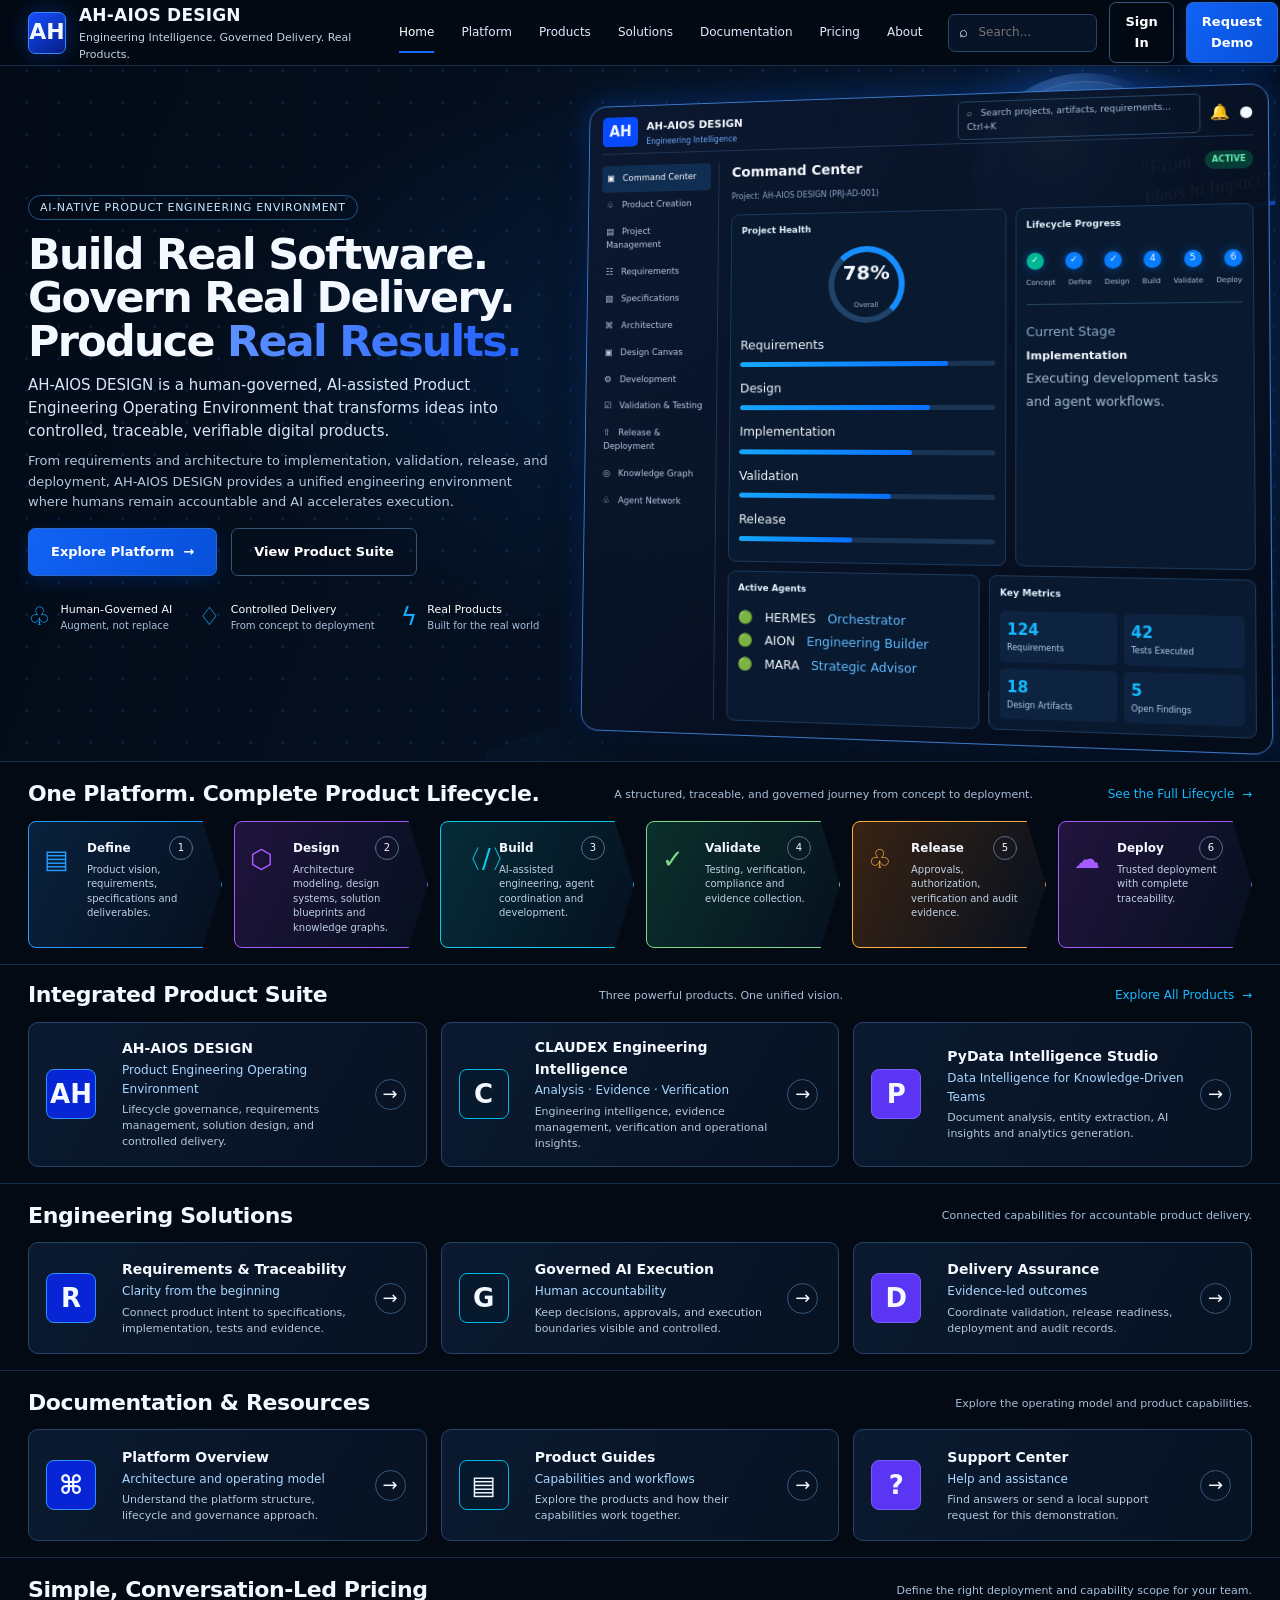
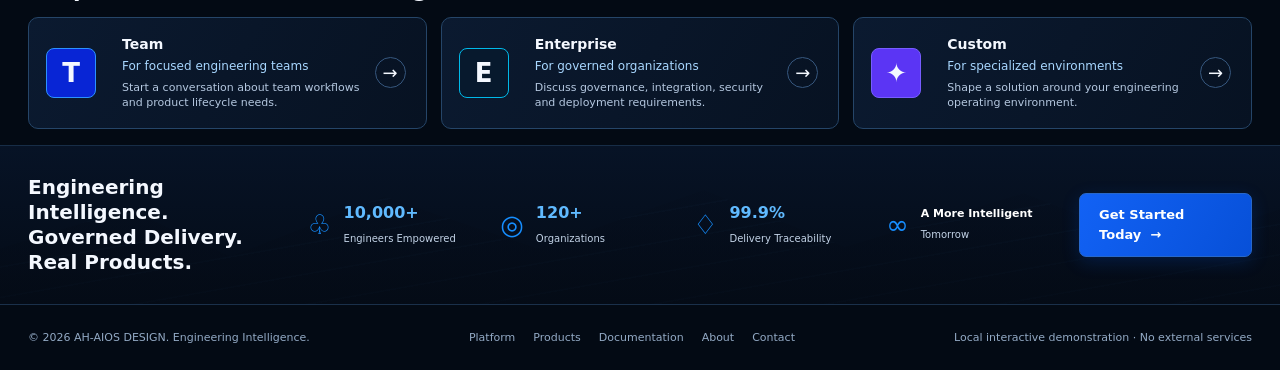
<file: index.html>
<!DOCTYPE html>
<html lang="en">
<head>
<meta charset="utf-8">
<meta name="viewport" content="width=device-width, initial-scale=1">
<meta name="theme-color" content="#050d1b">
<meta name="description" content="AH-AIOS DESIGN — Engineering Intelligence. Governed Delivery. Real Products.">
<meta name="application-name" content="AH-AIOS DESIGN">
<meta name="ah-deliv-id" content="AH-AIOS-DESIGN-WEB-001">
<meta name="ah-deliv-version" content="1.3.0">
<meta name="ah-deliv-status" content="DRAFT">
<meta name="ah-deliv-framework" content="AH-DELIV-FWK-001 v3.0.0">
<title>AH-AIOS DESIGN — Engineering Intelligence</title>
<style>
:root{--bg:#030a14;--panel:#081629;--panel2:#0b1b31;--line:#19375a;--blue:#1769ff;--cyan:#12baff;--text:#f4f8ff;--muted:#a9bdd7;--soft:#7892b4;--green:#55d99a;--purple:#9b5cff;--gold:#ffb547;--max:1480px}
*{box-sizing:border-box}html{scroll-behavior:smooth;scroll-padding-top:82px}body{margin:0;background:var(--bg);color:var(--text);font:15px/1.55 Inter,ui-sans-serif,system-ui,-apple-system,"Segoe UI",sans-serif;overflow-x:hidden}a{color:inherit;text-decoration:none}button,input,textarea{font:inherit}button,a{ -webkit-tap-highlight-color:transparent}button{cursor:pointer}.wrap{width:min(var(--max),calc(100% - 56px));margin:auto}
header{height:66px;position:sticky;top:0;z-index:30;background:rgba(3,10,20,.92);backdrop-filter:blur(18px);border-bottom:1px solid #1a2e49}
.nav{height:100%;display:flex;align-items:center;gap:26px}.brand{display:flex;align-items:center;gap:13px;min-width:345px}.logo{width:42px;height:42px;border:1px solid #3487ff;border-radius:7px;background:linear-gradient(145deg,#164fff,#071d87);display:grid;place-items:center;font-weight:850;font-size:22px;box-shadow:0 0 22px #1260ff55}.brand strong{display:block;font-size:17px;letter-spacing:.2px}.brand small{display:block;color:#c1d2e8;font-size:11px}.navlinks{display:flex;align-items:center;gap:27px;margin-left:auto}.navlinks a{font-size:12px;color:#e0eaff;position:relative;padding:24px 0}.navlinks a:hover,.navlinks a.active{color:#fff}.navlinks a.active:after{content:"";height:2px;background:var(--blue);position:absolute;bottom:13px;left:0;right:0}.nav-actions{display:flex;align-items:center;gap:12px}.search{height:38px;border:1px solid #294568;border-radius:7px;display:flex;align-items:center;padding:0 10px;gap:8px;background:#071326}.search input{width:110px;background:none;border:0;outline:0;color:white;font-size:12px}.btn{border:1px solid #2868ca;background:linear-gradient(120deg,#1262f5,#0750d8);color:white;padding:11px 19px;border-radius:7px;font-weight:650;font-size:13px;box-shadow:0 5px 18px #0758ed33;transition:.2s}.btn:hover{transform:translateY(-2px);filter:brightness(1.15)}.btn.ghost{background:transparent;box-shadow:none;border-color:#34547a}.btn.small{padding:9px 15px}.menu-toggle{display:none;background:none;border:1px solid var(--line);color:white;border-radius:7px;padding:8px}
.hero{position:relative;min-height:493px;overflow:hidden;border-bottom:1px solid #1a304a;background:radial-gradient(ellipse at 72% 42%,#0b3670 0,#061a35 27%,transparent 56%),linear-gradient(110deg,#030b17 0%,#061326 65%,#020916 100%)}
.hero:before{content:"";position:absolute;inset:0;background:linear-gradient(90deg,rgba(2,9,19,.18),transparent 68%),radial-gradient(circle at 83% 14%,#2369d955 0 1px,transparent 2px);background-size:auto,32px 32px;opacity:.7;pointer-events:none}
.hero:after{content:"";position:absolute;left:38%;right:-5%;bottom:-45px;height:180px;background:linear-gradient(180deg,transparent,#07182c),repeating-linear-gradient(168deg,transparent 0 22px,#17375d33 23px 24px);clip-path:polygon(0 70%,8% 55%,14% 69%,25% 35%,34% 60%,48% 20%,58% 60%,72% 30%,84% 60%,100% 20%,100% 100%,0 100%);opacity:.8}
.hero-grid{position:relative;z-index:1;display:grid;grid-template-columns:43% 57%;gap:12px;min-height:493px;align-items:center;padding:26px 0 22px}.eyebrow{display:inline-block;border:1px solid #1d5a88;color:#c6e6ff;border-radius:30px;padding:3px 11px;font-size:11px;letter-spacing:.7px;margin-bottom:13px}.hero h1{font-size:clamp(36px,3.35vw,52px);line-height:1.02;letter-spacing:-1.7px;margin:0 0 10px;font-weight:800}.gradient{background:linear-gradient(90deg,#5c91ff,#2361ff);-webkit-background-clip:text;background-clip:text;color:transparent}.lead{font-size:15px;color:#d6e6fa;line-height:1.55;max-width:560px;margin:0 0 8px}.sublead{font-size:13px;color:#b3c7df;max-width:560px;margin:0 0 16px}.hero-buttons{display:flex;gap:14px;margin:16px 0 22px}.hero-buttons .btn{padding:13px 22px}.trust-row{display:flex;gap:26px;flex-wrap:wrap}.trust{display:flex;gap:10px;align-items:center;font-size:11px;color:#fff}.trust .symbol{font-size:25px;color:#16a9ff}.trust small{display:block;color:#a8bfdc;font-size:10px}
.visual{position:relative;min-height:420px;display:flex;align-items:center;justify-content:center;perspective:1100px}.planet{position:absolute;width:230px;height:230px;border-radius:50%;right:9%;top:-3%;background:radial-gradient(circle at 35% 30%,#d4efff,#548cdb 16%,#123d83 47%,#06152f 72%);box-shadow:0 0 55px #1a76ff88, inset -20px -16px 30px #0009;opacity:.78}.planet:after{content:"";position:absolute;inset:8px;border-radius:50%;border:1px solid #a9d7ff66;box-shadow:inset 0 0 35px #60baff66}
.dashboard{position:relative;z-index:2;width:min(690px,100%);min-height:390px;border:1px solid #3b77c9;border-radius:18px;padding:14px;background:linear-gradient(135deg,#0b1830f2,#030b18f5);box-shadow:0 20px 60px #000b,0 0 35px #126bff66;transform:rotateY(-7deg) rotateX(2deg)}.dash-top{height:36px;display:flex;align-items:center;gap:9px;border-bottom:1px solid #1c3556;padding-bottom:10px}.dash-mini-logo{background:#084bff;border-radius:5px;padding:4px 7px;font-weight:800}.dash-top strong{font-size:11px}.dash-top small{display:block;color:#6baeff;font-size:8px}.dash-search{margin-left:auto;width:36%;border:1px solid #274568;border-radius:5px;padding:5px 8px;font-size:9px;color:#a8c0de}.dash-layout{display:grid;grid-template-columns:126px 1fr;gap:13px;padding-top:12px}.dash-side{border-right:1px solid #1c3556;padding-right:8px}.dash-side div{padding:7px 5px;font-size:9px;color:#b7cbe4;border-radius:4px}.dash-side div:first-child{background:#102e52;color:#fff}.dash-main{min-width:0}.dash-heading{display:flex;justify-content:space-between;align-items:center;font-size:14px;font-weight:700}.active-pill{font-size:8px;color:#63edb1;background:#063d36;padding:3px 7px;border-radius:10px}.dash-cards{display:grid;grid-template-columns:1.1fr .9fr;gap:9px;margin-top:9px}.dash-card{border:1px solid #1c385a;background:#091a30;border-radius:8px;padding:10px;min-height:142px}.dash-card h4{font-size:9px;margin:0 0 10px;color:#e6f2ff}.score{width:78px;height:78px;border-radius:50%;border:6px solid #168eff;border-left-color:#214269;border-bottom-color:#214269;display:grid;place-items:center;margin:4px auto 10px;font-size:20px;font-weight:800}.score small{display:block;font-size:7px;font-weight:400;text-align:center;color:#9fb7d5}.barline{height:5px;background:#1a3553;border-radius:5px;margin:6px 0 10px;overflow:hidden}.barline i{display:block;height:100%;background:linear-gradient(90deg,#16a8ff,#0870ff);border-radius:5px}.lifecycle{display:flex;justify-content:space-between;align-items:center;margin:20px 0 8px}.stepdot{width:17px;height:17px;border-radius:50%;display:grid;place-items:center;background:#087dff;font-size:9px;box-shadow:0 0 9px #087dff77}.stepdot.done{background:#00b994}.step-labels{display:flex;justify-content:space-between;font-size:7px;color:#a8bfdc}.dash-bottom{display:grid;grid-template-columns:1fr 1fr;gap:9px;margin-top:9px}.mini-stats{display:grid;grid-template-columns:1fr 1fr;gap:6px}.mini-stats div{background:#0d2340;padding:7px;border-radius:5px;font-size:8px;color:#b5cce6}.mini-stats b{display:block;color:#16baff;font-size:15px}.right-note{position:absolute;right:-1%;top:8%;font-family:Georgia,serif;font-style:italic;font-size:19px;color:#d9e9ff;transform:rotate(-9deg)}.right-note:after{content:"";display:block;width:35px;height:4px;background:#1769ff;margin:8px 0 0 auto}
.section{padding:19px 0 16px;border-bottom:1px solid #172d47}.section-head{display:flex;align-items:center;justify-content:space-between;gap:20px;margin-bottom:13px}.section h2{font-size:22px;line-height:1.2;margin:0;letter-spacing:-.4px}.section-head p{font-size:11px;color:#a8bfd9;margin:0}.text-link{font-size:12px;color:#16baff;white-space:nowrap}.text-link:hover{color:white}
.lifecycle-grid{display:grid;grid-template-columns:repeat(6,1fr);gap:12px}.life-card{min-height:112px;position:relative;padding:14px 13px 12px 58px;border:1px solid var(--accent);border-radius:8px;background:linear-gradient(115deg,var(--tint),#06101f);clip-path:polygon(0 0,90% 0,100% 50%,90% 100%,0 100%);transition:.2s;cursor:pointer}.life-card:hover{transform:translateY(-4px);filter:brightness(1.2)}.life-card .life-icon{position:absolute;left:15px;top:17px;font-size:26px;color:var(--accent)}.life-card b{font-size:12px}.life-card p{font-size:10px;line-height:1.45;color:#bfd0e5;margin:4px 12px 0 0}.life-card .num{position:absolute;right:28px;top:14px;border:1px solid #54708f;border-radius:50%;width:24px;height:24px;display:grid;place-items:center;font-size:10px}
.products{padding-top:17px}.product-grid{display:grid;grid-template-columns:repeat(3,1fr);gap:14px}.product-card{min-height:112px;border:1px solid #254568;border-radius:10px;padding:14px 17px;background:linear-gradient(120deg,#0b1a30,#071222);display:grid;grid-template-columns:62px 1fr 34px;gap:14px;align-items:center;transition:.2s;cursor:pointer}.product-card:hover{border-color:#258cff;transform:translateY(-3px);box-shadow:0 10px 30px #001a3d}.product-logo{width:50px;height:50px;border-radius:8px;display:grid;place-items:center;font-size:26px;font-weight:800;border:1px solid #2c91ff;background:#0825d5}.product-card:nth-child(2) .product-logo{background:#07192d;border-color:#00b9e9}.product-card:nth-child(3) .product-logo{background:#5b35f4;border-color:#775dff}.product-card h3{font-size:14px;margin:0 0 1px}.product-card .tagline{font-size:12px;color:#a8d7ff;margin-bottom:4px}.product-card p{font-size:11px;color:#b4c7df;margin:0;line-height:1.45}.round-arrow{width:31px;height:31px;border:1px solid #36577e;border-radius:50%;display:grid;place-items:center;font-size:18px}
.stats-band{position:relative;overflow:hidden;padding:29px 0;background:linear-gradient(180deg,#071326,#040b16)}.stats-band:before{content:"";position:absolute;inset:0;background:linear-gradient(0deg,#040b16aa,#07132644),repeating-linear-gradient(170deg,transparent 0 28px,#18365722 29px 30px);clip-path:polygon(0 65%,10% 40%,18% 70%,30% 32%,42% 65%,55% 28%,66% 64%,80% 30%,91% 65%,100% 40%,100% 100%,0 100%)}.stats{position:relative;display:grid;grid-template-columns:1.5fr repeat(4,1fr) 1fr;gap:20px;align-items:center}.stats h2{font-size:20px;line-height:1.25;margin:0}.stat{display:flex;align-items:center;gap:12px}.stat .ico{font-size:27px;color:#168eff}.stat b{font-size:16px;color:#60baff;display:block}.stat small{font-size:10px;color:#c2d2e6}.stat:last-of-type b{font-size:11px;color:white}
footer{border-top:1px solid #1a304a;padding:24px 0;color:#93aac5;font-size:11px}.footer-row{display:flex;justify-content:space-between;gap:20px;flex-wrap:wrap}.footer-links{display:flex;gap:18px}.footer-links a:hover{color:white}
.modal-backdrop{position:fixed;inset:0;background:#000b;z-index:60;display:none;align-items:center;justify-content:center;padding:20px}.modal-backdrop.open{display:flex}.modal{width:min(520px,100%);max-height:90vh;overflow:auto;background:#08172a;border:1px solid #2c5b8e;border-radius:14px;padding:24px;box-shadow:0 25px 90px #000}.modal-head{display:flex;justify-content:space-between;align-items:center;margin-bottom:12px}.modal h2{font-size:21px;margin:0}.close{background:none;border:1px solid #345474;color:white;border-radius:7px;width:32px;height:32px;font-size:18px}.modal p{color:#b5c8df;font-size:13px}.field{display:block;margin:14px 0}.field span{display:block;font-size:12px;color:#c8d9ed;margin-bottom:6px}.field input,.field textarea{width:100%;background:#041020;border:1px solid #2a486a;border-radius:7px;padding:11px;color:white;outline:none}.field input:focus,.field textarea:focus{border-color:#258cff}.notice{padding:12px;border:1px solid #1f735e;background:#073329;border-radius:8px;color:#a9f2d6;font-size:12px;margin-top:14px;display:none}.notice.show{display:block}.detail-list{padding-left:18px;color:#c4d5e9;font-size:13px}.detail-list li{margin:7px 0}
#searchResults{position:fixed;right:28px;top:58px;width:min(360px,calc(100vw - 30px));z-index:50;background:#09192c;border:1px solid #2a527b;border-radius:9px;padding:12px;display:none;box-shadow:0 18px 40px #000b}#searchResults.show{display:block}#searchResults strong{font-size:12px}#searchResults a{display:block;padding:8px;border-radius:5px;font-size:12px;color:#c9def5}#searchResults a:hover{background:#12345a}
@media(max-width:1100px){.brand{min-width:250px}.navlinks{gap:16px}.search{display:none}.lifecycle-grid{grid-template-columns:repeat(3,1fr)}.stats{grid-template-columns:repeat(3,1fr)}.stats h2{grid-column:span 3}}
@media(max-width:760px){.wrap{width:min(100% - 32px,var(--max))}header{height:62px}.brand{min-width:0}.brand strong{font-size:14px}.brand small{font-size:9px}.nav{gap:12px}.navlinks{display:none;position:absolute;top:61px;left:0;right:0;background:#061326;border-bottom:1px solid #294768;padding:10px 22px 18px;flex-direction:column;align-items:stretch;gap:0}.navlinks.open{display:flex}.navlinks a{padding:11px 0}.navlinks a.active:after{display:none}.nav-actions{margin-left:auto}.nav-actions .ghost{display:none}.nav-actions .btn{padding:9px 11px;font-size:11px}.menu-toggle{display:block}.hero-grid{grid-template-columns:1fr;padding:40px 0 20px}.hero{min-height:0}.hero h1{font-size:clamp(35px,9vw,49px)}.visual{min-height:330px;margin-top:12px}.dashboard{transform:none;width:100%;min-height:320px;padding:10px}.dash-layout{grid-template-columns:90px 1fr;gap:8px}.dash-side div{font-size:8px;padding:6px 3px}.dash-card{padding:7px;min-height:125px}.planet{width:160px;height:160px;right:5%;top:0}.right-note{display:none}.section-head{align-items:flex-start;flex-direction:column;gap:7px}.lifecycle-grid{grid-template-columns:repeat(2,1fr);gap:9px}.life-card{min-height:120px;padding-left:48px}.life-card .life-icon{left:11px;font-size:22px}.product-grid{grid-template-columns:1fr}.product-card{min-height:100px}.stats{grid-template-columns:repeat(2,1fr);gap:18px}.stats h2{grid-column:span 2}.stats .stat:last-of-type{grid-column:span 2}.footer-row{flex-direction:column}.hero-buttons{flex-wrap:wrap}.trust-row{gap:14px}}
@media(max-width:390px){.lifecycle-grid{grid-template-columns:1fr}.life-card{min-height:95px}.dash-side{display:none}.dash-layout{grid-template-columns:1fr}.dash-search{display:none}.dash-cards{grid-template-columns:1fr 1fr}.dash-bottom{grid-template-columns:1fr}.trust-row{display:grid;grid-template-columns:1fr 1fr}}
</style>
</head>
<body>
<header>
 <div class="wrap nav">
  <a class="brand" href="#home" aria-label="AH-AIOS DESIGN home"><span class="logo">AH</span><span><strong>AH-AIOS DESIGN</strong><small>Engineering Intelligence. Governed Delivery. Real Products.</small></span></a>
  <nav class="navlinks" id="navlinks" aria-label="Main navigation">
   <a href="#home" class="active">Home</a><a href="#platform">Platform</a><a href="#products">Products</a><a href="#solutions">Solutions</a><a href="#documentation">Documentation</a><a href="#pricing">Pricing</a><a href="#about">About</a>
  </nav>
  <div class="nav-actions"><label class="search" aria-label="Search"><span>⌕</span><input id="searchInput" type="search" placeholder="Search..." autocomplete="off"></label><button class="btn ghost small" data-modal="signin">Sign In</button><button class="btn small" data-modal="demo">Request Demo</button><button class="menu-toggle" id="menuToggle" aria-label="Toggle navigation">☰</button></div>
 </div>
</header>
<div id="searchResults" role="status" aria-live="polite"></div>
<main>
<section class="hero" id="home">
 <div class="wrap hero-grid">
  <div>
   <span class="eyebrow">AI-NATIVE PRODUCT ENGINEERING ENVIRONMENT</span>
   <h1>Build Real Software.<br>Govern Real Delivery.<br>Produce <span class="gradient">Real Results.</span></h1>
   <p class="lead">AH-AIOS DESIGN is a human-governed, AI-assisted Product Engineering Operating Environment that transforms ideas into controlled, traceable, verifiable digital products.</p>
   <p class="sublead">From requirements and architecture to implementation, validation, release, and deployment, AH-AIOS DESIGN provides a unified engineering environment where humans remain accountable and AI accelerates execution.</p>
   <div class="hero-buttons"><a class="btn" href="#platform">Explore Platform&nbsp; →</a><a class="btn ghost" href="#products">View Product Suite</a></div>
   <div class="trust-row">
    <div class="trust"><span class="symbol">♧</span><span>Human-Governed AI<small>Augment, not replace</small></span></div>
    <div class="trust"><span class="symbol">♢</span><span>Controlled Delivery<small>From concept to deployment</small></span></div>
    <div class="trust"><span class="symbol">ϟ</span><span>Real Products<small>Built for the real world</small></span></div>
   </div>
  </div>
  <div class="visual" aria-label="Illustration of the AH-AIOS command center">
   <div class="planet"></div><div class="right-note">“From<br>Ideas to Impact”</div>
   <div class="dashboard">
    <div class="dash-top"><span class="dash-mini-logo">AH</span><span><strong>AH-AIOS DESIGN</strong><small>Engineering Intelligence</small></span><div class="dash-search">⌕ &nbsp; Search projects, artifacts, requirements... &nbsp; Ctrl+K</div><span>🔔</span><span>●</span></div>
    <div class="dash-layout">
     <aside class="dash-side"><div>▣ &nbsp; Command Center</div><div>♧ &nbsp; Product Creation</div><div>▤ &nbsp; Project Management</div><div>☷ &nbsp; Requirements</div><div>▧ &nbsp; Specifications</div><div>⌘ &nbsp; Architecture</div><div>▣ &nbsp; Design Canvas</div><div>⚙ &nbsp; Development</div><div>☑ &nbsp; Validation & Testing</div><div>⇧ &nbsp; Release & Deployment</div><div>◎ &nbsp; Knowledge Graph</div><div>♧ &nbsp; Agent Network</div></aside>
     <div class="dash-main"><div class="dash-heading">Command Center <span class="active-pill">ACTIVE</span></div><small style="color:#8da9ca;font-size:8px">Project: AH-AIOS DESIGN (PRJ-AD-001)</small>
      <div class="dash-cards">
       <div class="dash-card"><h4>Project Health</h4><div class="score">78%<small>Overall</small></div><small>Requirements</small><div class="barline"><i style="width:82%"></i></div><small>Design</small><div class="barline"><i style="width:75%"></i></div><small>Implementation</small><div class="barline"><i style="width:68%"></i></div><small>Validation</small><div class="barline"><i style="width:60%"></i></div><small>Release</small><div class="barline"><i style="width:45%"></i></div></div>
       <div class="dash-card"><h4>Lifecycle Progress</h4><div class="lifecycle"><span class="stepdot done">✓</span><span class="stepdot">✓</span><span class="stepdot">✓</span><span class="stepdot">4</span><span class="stepdot">5</span><span class="stepdot">6</span></div><div class="step-labels"><span>Concept</span><span>Define</span><span>Design</span><span>Build</span><span>Validate</span><span>Deploy</span></div><hr style="border:0;border-top:1px solid #244363;margin:15px 0"><small style="color:#8da9ca">Current Stage</small><br><b style="font-size:11px">Implementation</b><br><small style="color:#a9bfd9">Executing development tasks and agent workflows.</small></div>
      </div>
      <div class="dash-bottom"><div class="dash-card"><h4>Active Agents</h4><small>🟢 &nbsp; HERMES &nbsp; <span style="color:#60baff">Orchestrator</span></small><br><small>🟢 &nbsp; AION &nbsp; <span style="color:#60baff">Engineering Builder</span></small><br><small>🟢 &nbsp; MARA &nbsp; <span style="color:#60baff">Strategic Advisor</span></small></div><div class="dash-card"><h4>Key Metrics</h4><div class="mini-stats"><div><b>124</b>Requirements</div><div><b>42</b>Tests Executed</div><div><b>18</b>Design Artifacts</div><div><b>5</b>Open Findings</div></div></div></div>
     </div>
    </div>
   </div>
  </div>
 </div>
</section>
<section class="section" id="platform">
 <div class="wrap"><div class="section-head"><h2>One Platform. Complete Product Lifecycle.</h2><p>A structured, traceable, and governed journey from concept to deployment.</p><a class="text-link" href="#lifecycle-details">See the Full Lifecycle&nbsp; →</a></div>
  <div class="lifecycle-grid" id="lifecycle-details">
   <article class="life-card" style="--accent:#269bff;--tint:#09213c" data-detail="define"><span class="life-icon">▤</span><span class="num">1</span><b>Define</b><p>Product vision, requirements, specifications and deliverables.</p></article>
   <article class="life-card" style="--accent:#a45cff;--tint:#20143d" data-detail="design"><span class="life-icon">⬡</span><span class="num">2</span><b>Design</b><p>Architecture modeling, design systems, solution blueprints and knowledge graphs.</p></article>
   <article class="life-card" style="--accent:#11c9e9;--tint:#052c38" data-detail="build"><span class="life-icon">〈/〉</span><span class="num">3</span><b>Build</b><p>AI-assisted engineering, agent coordination and development.</p></article>
   <article class="life-card" style="--accent:#80d88c;--tint:#0b302b" data-detail="validate"><span class="life-icon">✓</span><span class="num">4</span><b>Validate</b><p>Testing, verification, compliance and evidence collection.</p></article>
   <article class="life-card" style="--accent:#ffad42;--tint:#392313" data-detail="release"><span class="life-icon">♧</span><span class="num">5</span><b>Release</b><p>Approvals, authorization, verification and audit evidence.</p></article>
   <article class="life-card" style="--accent:#a45cff;--tint:#21143d" data-detail="deploy"><span class="life-icon">☁</span><span class="num">6</span><b>Deploy</b><p>Trusted deployment with complete traceability.</p></article>
  </div>
 </div>
</section>
<section class="section products" id="products">
 <div class="wrap"><div class="section-head"><h2>Integrated Product Suite</h2><p>Three powerful products. One unified vision.</p><a class="text-link" href="#product-details">Explore All Products&nbsp; →</a></div>
  <div class="product-grid" id="product-details">
   <article class="product-card" data-product="design"><div class="product-logo">AH</div><div><h3>AH-AIOS DESIGN</h3><div class="tagline">Product Engineering Operating Environment</div><p>Lifecycle governance, requirements management, solution design, and controlled delivery.</p></div><span class="round-arrow">→</span></article>
   <article class="product-card" data-product="claudex"><div class="product-logo">C</div><div><h3>CLAUDEX Engineering Intelligence</h3><div class="tagline">Analysis · Evidence · Verification</div><p>Engineering intelligence, evidence management, verification and operational insights.</p></div><span class="round-arrow">→</span></article>
   <article class="product-card" data-product="pydata"><div class="product-logo">P</div><div><h3>PyData Intelligence Studio</h3><div class="tagline">Data Intelligence for Knowledge-Driven Teams</div><p>Document analysis, entity extraction, AI insights and analytics generation.</p></div><span class="round-arrow">→</span></article>
  </div>
 </div>
</section>
<section class="section" id="solutions"><div class="wrap"><div class="section-head"><h2>Engineering Solutions</h2><p>Connected capabilities for accountable product delivery.</p></div><div class="product-grid">
 <article class="product-card" data-product="requirements"><div class="product-logo">R</div><div><h3>Requirements & Traceability</h3><div class="tagline">Clarity from the beginning</div><p>Connect product intent to specifications, implementation, tests and evidence.</p></div><span class="round-arrow">→</span></article>
 <article class="product-card" data-product="governance"><div class="product-logo">G</div><div><h3>Governed AI Execution</h3><div class="tagline">Human accountability</div><p>Keep decisions, approvals, and execution boundaries visible and controlled.</p></div><span class="round-arrow">→</span></article>
 <article class="product-card" data-product="delivery"><div class="product-logo">D</div><div><h3>Delivery Assurance</h3><div class="tagline">Evidence-led outcomes</div><p>Coordinate validation, release readiness, deployment and audit records.</p></div><span class="round-arrow">→</span></article>
 </div></div></section>
<section class="section" id="documentation"><div class="wrap"><div class="section-head"><h2>Documentation & Resources</h2><p>Explore the operating model and product capabilities.</p></div><div class="product-grid">
 <article class="product-card" data-product="platform-guide"><div class="product-logo">⌘</div><div><h3>Platform Overview</h3><div class="tagline">Architecture and operating model</div><p>Understand the platform structure, lifecycle and governance approach.</p></div><span class="round-arrow">→</span></article>
 <article class="product-card" data-product="product-guides"><div class="product-logo">▤</div><div><h3>Product Guides</h3><div class="tagline">Capabilities and workflows</div><p>Explore the products and how their capabilities work together.</p></div><span class="round-arrow">→</span></article>
 <article class="product-card" data-product="support"><div class="product-logo">?</div><div><h3>Support Center</h3><div class="tagline">Help and assistance</div><p>Find answers or send a local support request for this demonstration.</p></div><span class="round-arrow">→</span></article>
 </div></div></section>
<section class="section" id="pricing"><div class="wrap"><div class="section-head"><h2>Simple, Conversation-Led Pricing</h2><p>Define the right deployment and capability scope for your team.</p></div><div class="product-grid">
 <article class="product-card" data-product="team"><div class="product-logo">T</div><div><h3>Team</h3><div class="tagline">For focused engineering teams</div><p>Start a conversation about team workflows and product lifecycle needs.</p></div><span class="round-arrow">→</span></article>
 <article class="product-card" data-product="enterprise"><div class="product-logo">E</div><div><h3>Enterprise</h3><div class="tagline">For governed organizations</div><p>Discuss governance, integration, security and deployment requirements.</p></div><span class="round-arrow">→</span></article>
 <article class="product-card" data-product="custom"><div class="product-logo">✦</div><div><h3>Custom</h3><div class="tagline">For specialized environments</div><p>Shape a solution around your engineering operating environment.</p></div><span class="round-arrow">→</span></article>
 </div></div></section>
<section class="stats-band" id="about"><div class="wrap stats">
 <h2>Engineering Intelligence.<br>Governed Delivery. Real Products.</h2>
 <div class="stat"><span class="ico">♧</span><span><b>10,000+</b><small>Engineers Empowered</small></span></div>
 <div class="stat"><span class="ico">◎</span><span><b>120+</b><small>Organizations</small></span></div>
 <div class="stat"><span class="ico">♢</span><span><b>99.9%</b><small>Delivery Traceability</small></span></div>
 <div class="stat"><span class="ico">∞</span><span><b>A More Intelligent</b><small>Tomorrow</small></span></div>
 <a class="btn" href="#" data-modal="demo">Get Started Today&nbsp; →</a>
 </div></section>
</main>
<footer><div class="wrap footer-row"><span>© <span id="year"></span> AH-AIOS DESIGN. Engineering Intelligence.</span><div class="footer-links"><a href="#platform">Platform</a><a href="#products">Products</a><a href="#documentation">Documentation</a><a href="#about">About</a><a href="#" data-modal="demo">Contact</a></div><span>Local interactive demonstration · No external services</span></div></footer>
<div class="modal-backdrop" id="modalBackdrop" role="dialog" aria-modal="true" aria-labelledby="modalTitle"><div class="modal"><div class="modal-head"><h2 id="modalTitle">Request a Demo</h2><button class="close" id="modalClose" aria-label="Close">×</button></div><div id="modalBody"></div></div></div>
<script>
(() => {
 const $ = s => document.querySelector(s), $$ = s => [...document.querySelectorAll(s)];
 $('#year').textContent = new Date().getFullYear();
 const modal = $('#modalBackdrop'), body = $('#modalBody'), title = $('#modalTitle');
 const details = {
  define:['Define','Establish product vision, scope, requirements, acceptance criteria and delivery artifacts. The Define stage creates a shared, traceable foundation for the work ahead.'],
  design:['Design','Translate requirements into architecture, system design, solution blueprints and connected knowledge. Keep design decisions reviewable and traceable.'],
  build:['Build','Coordinate AI-assisted engineering and development workflows while keeping human ownership and execution boundaries clear.'],
  validate:['Validate','Run tests, verify requirements, collect evidence, track findings and assess compliance before release.'],
  release:['Release','Prepare approvals, release authorization, verification records and audit evidence for a controlled release.'],
  deploy:['Deploy','Deploy approved product versions through a trusted process with complete traceability and operational handover.']
 };
 const productDetails = {
  design:['AH-AIOS DESIGN','A human-governed, AI-assisted Product Engineering Operating Environment. Explore requirements, architecture, design, implementation, validation, release and deployment as one connected lifecycle.',['Product lifecycle workspace','Requirements and specification management','Governed AI-assisted execution','Evidence-led validation and release']],
  claudex:['CLAUDEX Engineering Intelligence','Analysis, evidence and verification capabilities for engineering work. Organize source material, inspect artifacts and produce traceable findings.',['Artifact and document analysis','Evidence management','Verification workflows','Operational insights']],
  pydata:['PyData Intelligence Studio','Data intelligence for knowledge-driven teams, focused on document analysis, entity extraction, AI insights and analytics generation.',['Document analysis','Entity extraction','Knowledge structuring','Analytics generation']],
  requirements:['Requirements & Traceability','Connect product intent to specifications, design, implementation, tests and verification evidence.',['Requirement records','Traceability relationships','Acceptance criteria','Coverage visibility']],
  governance:['Governed AI Execution','Keep human accountability, decision authority and execution boundaries visible throughout AI-assisted workflows.',['Human approval checkpoints','Execution boundaries','Decision records','Governance visibility']],
  delivery:['Delivery Assurance','Coordinate validation, release readiness, deployment and audit records around evidence.',['Validation status','Release readiness','Deployment tracking','Audit evidence']],
  'platform-guide':['Platform Overview','The platform brings product engineering lifecycle activities into a structured, traceable and governed environment.',['Operating model','Lifecycle overview','Governance principles']],
  'product-guides':['Product Guides','Explore the integrated product suite and the role each product plays in engineering intelligence.',['AH-AIOS DESIGN','CLAUDEX','PyData Intelligence Studio']],
  support:['Support Center','This local demonstration has no connected support backend. Use the demo form to record a local inquiry.',['Local-only demonstration','No request is transmitted']],
  team:['Team','Discuss a team-focused deployment, workflow scope and engineering lifecycle needs.',['Team workflows','Product lifecycle','Enablement']],
  enterprise:['Enterprise','Discuss governance, integration, security and deployment considerations for an organizational environment.',['Governance needs','Integration scope','Deployment context']],
  custom:['Custom','Describe a specialized engineering environment and explore a tailored product configuration.',['Specialized workflows','Capability scope','Operating environment']]
 };
 function openModal(kind, key) {
  modal.classList.add('open'); document.body.style.overflow='hidden';
  if(kind==='signin'){
   title.textContent='Sign In';
   body.innerHTML=`<p>Sign-in is presented as a local demonstration. No account credentials are sent or stored.</p><form id="localForm"><label class="field"><span>Email address</span><input type="email" required placeholder="you@company.com"></label><label class="field"><span>Password</span><input type="password" required minlength="4" placeholder="Demo password"></label><button class="btn" type="submit">Continue to Demo</button></form><div class="notice" id="notice">Demo sign-in validated locally. No authentication service is connected.</div>`;
  } else if(kind==='demo'){
   title.textContent='Request a Demo';
   body.innerHTML=`<p>Tell us a little about your engineering environment. This demonstration validates the form locally; it does not transmit your information.</p><form id="localForm"><label class="field"><span>Name</span><input required placeholder="Your name"></label><label class="field"><span>Work email</span><input type="email" required placeholder="you@company.com"></label><label class="field"><span>Organization</span><input required placeholder="Organization name"></label><label class="field"><span>What would you like to explore?</span><textarea rows="3" placeholder="Product lifecycle, governance, engineering intelligence..."></textarea></label><button class="btn" type="submit">Submit Demo Request</button></form><div class="notice" id="notice">Your demo request passed local validation. No data was sent to a server.</div>`;
  } else {
   const d = details[key] || [key,'Explore this capability in the AH-AIOS DESIGN local demonstration.'];
   const p = productDetails[key];
   title.textContent = p ? p[0] : d[0];
   body.innerHTML = `<p>${p ? p[1] : d[1]}</p>${p ? `<ul class="detail-list">${p[2].map(x=>`<li>${x}</li>`).join('')}</ul>` : ''}<button class="btn" id="detailDemo">Discuss this capability&nbsp; →</button>`;
   $('#detailDemo').addEventListener('click',()=>openModal('demo'));
  }
  const form=$('#localForm');
  if(form) form.addEventListener('submit',e=>{e.preventDefault();$('#notice').classList.add('show');form.querySelector('button').textContent='Validated locally ✓';});
 }
 function closeModal(){modal.classList.remove('open');document.body.style.overflow='';}
 $('#modalClose').addEventListener('click',closeModal);
 modal.addEventListener('click',e=>{if(e.target===modal)closeModal()});
 document.addEventListener('keydown',e=>{if(e.key==='Escape')closeModal();if((e.ctrlKey||e.metaKey)&&e.key.toLowerCase()==='k'){e.preventDefault();$('#searchInput').focus();}});
 $$('[data-modal]').forEach(el=>el.addEventListener('click',e=>{e.preventDefault();openModal(el.dataset.modal)}));
 $$('[data-detail]').forEach(el=>el.addEventListener('click',()=>openModal('detail',el.dataset.detail)));
 $$('[data-product]').forEach(el=>el.addEventListener('click',()=>openModal('product',el.dataset.product)));
 $('#menuToggle').addEventListener('click',()=>$('#navlinks').classList.toggle('open'));
 $$('#navlinks a').forEach(a=>a.addEventListener('click',()=>{$('#navlinks').classList.remove('open');$$('#navlinks a').forEach(x=>x.classList.toggle('active',x===a));}));
 const searchable = [
  ['Home','home','Introduction to AH-AIOS DESIGN'],['Platform','platform','Complete product lifecycle'],['Define','lifecycle-details','Product vision and requirements'],['Design','lifecycle-details','Architecture and solution design'],['Build','lifecycle-details','AI-assisted engineering'],['Validate','lifecycle-details','Testing and verification'],['Release','lifecycle-details','Approvals and release evidence'],['Deploy','lifecycle-details','Trusted deployment'],['Products','products','AH-AIOS DESIGN, CLAUDEX, PyData Intelligence Studio'],['Solutions','solutions','Requirements, governed AI, delivery assurance'],['Documentation','documentation','Platform and product guides'],['Pricing','pricing','Team, enterprise and custom engagement'],['About','about','Engineering intelligence and governed delivery']
 ];
 const input=$('#searchInput'), results=$('#searchResults');
 function search(q){const term=q.trim().toLowerCase();if(!term){results.classList.remove('show');return;}const matches=searchable.filter(x=>(x.join(' ')+' '+(productDetails[x[0].toLowerCase()]||[]).join(' ')).toLowerCase().includes(term));results.innerHTML='<strong>Search results</strong>'+(matches.length?matches.map(x=>`<a href="#${x[1]}"><b>${x[0]}</b><br><span style="color:#91aac8">${x[2]}</span></a>`).join(''):'<p style="font-size:12px;color:#a9bdd7">No matching sections. Try “products”, “design”, or “validation”.</p>');results.classList.add('show');}
 input.addEventListener('input',e=>search(e.target.value));
 input.addEventListener('keydown',e=>{if(e.key==='Enter'){const first=results.querySelector('a');if(first){location.hash=first.getAttribute('href');results.classList.remove('show');input.blur();}}});
 document.addEventListener('click',e=>{if(!results.contains(e.target)&&e.target!==input)results.classList.remove('show')});
 results.addEventListener('click',e=>{if(e.target.closest('a'))results.classList.remove('show')});
})();
</script>
</body>
</html>
</file>
